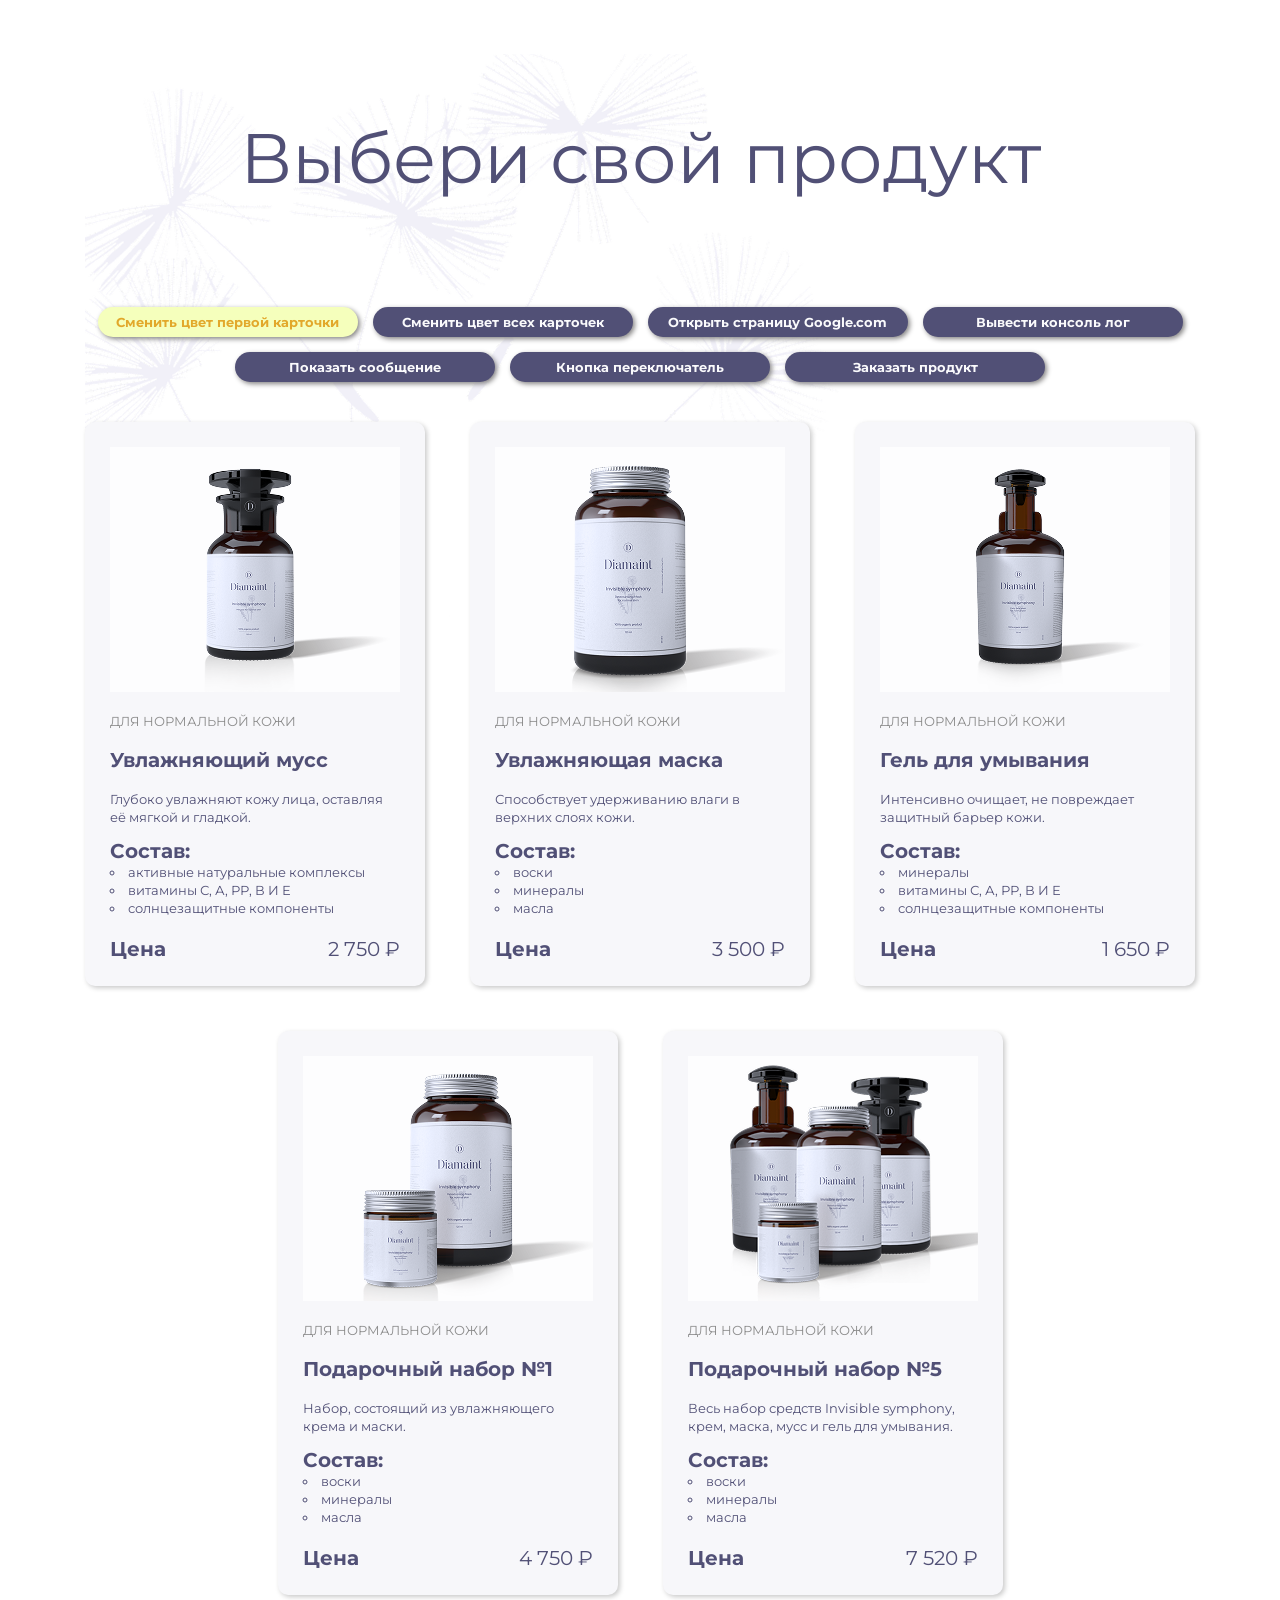
<file: index.html>
<!doctype html>
<html lang="ru">
  <head>
    <meta charset="UTF-8" />
    <meta name="viewport" content="width=device-width, initial-scale=1.0" />
    <title>каталог товаров</title>
    <link rel="stylesheet" href="./style/clear-list.css" />
    <link rel="stylesheet" href="./style/compound.css" />
    <link rel="stylesheet" href="./style/catalog.css" />
    <link rel="stylesheet" href="./style/container.css" />
    <link rel="stylesheet" href="./style/title.css" />
    <link rel="stylesheet" href="./style/card.css" />
    <link rel="stylesheet" href="./style/products.css" />
    <link rel="stylesheet" href="./style/style.css" />
    <link rel="stylesheet" href="./style/buttons.css" />
    <link rel="stylesheet" href="./style/modal.css" />
  </head>
  <body>
    <main class="catalog">
      <div class="container catalog__container">
        <h1 class="main-title">Выбери свой продукт</h1>

        <div class="buttons">
          <button id="change-color-first-card">
            Сменить цвет первой карточки
          </button>
          <button id="change-color-all-cards">
            Сменить цвет всех карточек
          </button>
          <button id="open-google">Открыть страницу Google.com</button>
          <button id="output-console-log">Вывести консоль лог</button>
          <button id="button-message">Показать сообщение</button>
          <button id="button-toggle">Кнопка переключатель</button>
          <button
            class="button-registration"
            id="registration-btn"
            type="button"
          >
            Заказать продукт
          </button>
        </div>

        <ul class="products clear-list">
          <li class="products__item card">
            <img src="./images/photo 1.png" alt="" class="card__image" />
            <span class="card__category">для нормальной кожи</span>
            <h2 class="card__name">Увлажняющий мусс</h2>
            <p class="card__description">
              Глубоко увлажняют кожу лица, оставляя её мягкой и гладкой.
            </p>

            <div class="card__compound compound">
              <span class="compound__name">Состав:</span>
              <ul class="compound__list">
                <li>активные натуральные комплексы</li>
                <li>витамины С, А, РР, В И Е</li>
                <li>солнцезащитные компоненты</li>
              </ul>
            </div>

            <div class="card__name-price">
              <b>Цена</b>
              <span class="card__price"> 2 750 ₽</span>
            </div>
          </li>

          <li class="products__item card">
            <img src="./images/photo 2.png" alt="" class="card__image" />
            <span class="card__category">для нормальной кожи</span>
            <h2 class="card__name">Увлажняющая маска</h2>
            <p class="card__description">
              Способствует удерживанию влаги в верхних слоях кожи.
            </p>

            <div class="card__compound compound">
              <span class="compound__name">Состав: </span>
              <ul class="compound__list">
                <li>воски</li>
                <li>минералы</li>
                <li>масла</li>
              </ul>
            </div>

            <div class="card__name-price">
              <b>Цена</b>
              <span class="card__price">3 500 ₽</span>
            </div>
          </li>

          <li class="products__item card">
            <img src="./images/photo 3.png" alt="" class="card__image" />
            <span class="card__category">для нормальной кожи</span>
            <h2 class="card__name">Гель для умывания</h2>
            <p class="card__description">
              Интенсивно очищает, не повреждает защитный барьер кожи.
            </p>

            <div class="card__compound compound">
              <span class="compound__name">Состав: </span>
              <ul class="compound__list">
                <li>минералы</li>
                <li>витамины С, А, РР, В И Е</li>
                <li>солнцезащитные компоненты</li>
              </ul>
            </div>

            <div class="card__name-price">
              <b>Цена</b>
              <span class="card__price">1 650 ₽</span>
            </div>
          </li>

          <li class="products__item card">
            <img src="./images/photo 4.png" alt="" class="card__image" />
            <span class="card__category">для нормальной кожи</span>
            <h2 class="card__name">Подарочный набор №1</h2>
            <p class="card__description">
              Набор, состоящий из увлажняющего крема и маски.
            </p>

            <div class="card__compound compound">
              <span class="compound__name">Состав: </span>
              <ul class="compound__list">
                <li>воски</li>
                <li>минералы</li>
                <li>масла</li>
              </ul>
            </div>

            <div class="card__name-price">
              <b>Цена</b>
              <span class="card__price">4 750 ₽</span>
            </div>
          </li>

          <li class="products__item card">
            <img src="./images/photo 5.png" alt="" class="card__image" />
            <span class="card__category">для нормальной кожи</span>
            <h2 class="card__name">Подарочный набор №5</h2>
            <p class="card__description">
              Весь набор средств Invisible symphony, крем, маска, мусс и гель
              для умывания.
            </p>

            <div class="card__compound compound">
              <span class="compound__name">Состав: </span>
              <ul class="compound__list">
                <li>воски</li>
                <li>минералы</li>
                <li>масла</li>
              </ul>
            </div>

            <div class="card__name-price">
              <b>Цена</b>
              <span class="card__price">7 520 ₽</span>
            </div>
          </li>
        </ul>
      </div>
    </main>

    <div class="modal-window" id="register-modal">
      <div class="modal-window__overlay"></div>
      <div class="modal-window__content">
        <form class="modal__form" id="register-form" action="">
          <button
            class="close__modal"
            type="button"
            aria-label="Закрыть модальное окно"
          >
            &times;
          </button>
          <h2 class="modal__title">ОФОРМЛЕНИЕ ЗАКАЗА</h2>
          <p class="style__text">Укажите свои данные и выбранный продукт</p>

          <div class="input__style">
            <label class="modal__label" for="user-name">Имя</label>
            <input
              type="text"
              id="modal__name"
              name="name"
              placeholder="Введите имя"
              required
              aria-required="true"
              autocomplete="name"
            />
          </div>

          <div class="input__style">
            <label class="modal__label" for="user-number">Телефон</label>
            <input
              type="tel"
              id="modal__number"
              name="user-number"
              placeholder="+7(999)999-99-99"
              pattern="^\+?[0-9\s\-\(\)]{10,}$"
              required
            />
          </div>
          <div class="registration-form_field">
            <fieldset class="style__product-variants">
              <legend>
                <label class="modal__label"> Что выберешь?</label>
              </legend>
              <label class="product__style">
                <input type="radio" name="product1" checked />
                Увлажняющий мусс
              </label>
              <label class="product__style">
                <input type="radio" name="product2" />
                Увлажняющая маска
              </label>
              <label class="product__style">
                <input type="radio" name="product3" />
                Гель для умывания
              </label>
              <label class="product__style">
                <input type="radio" name="product4" />
                Подарочный набор №1
              </label>
              <label class="product__style">
                <input type="radio" name="product5" />
                Подарочный набор №5
              </label>
            </fieldset>
          </div>
          <button type="submit" class="button__submit">ОТПРАВИТЬ</button>
        </form>
      </div>
    </div>
    <script type="module" src="main.js"></script>
  </body>
</html>
</file>
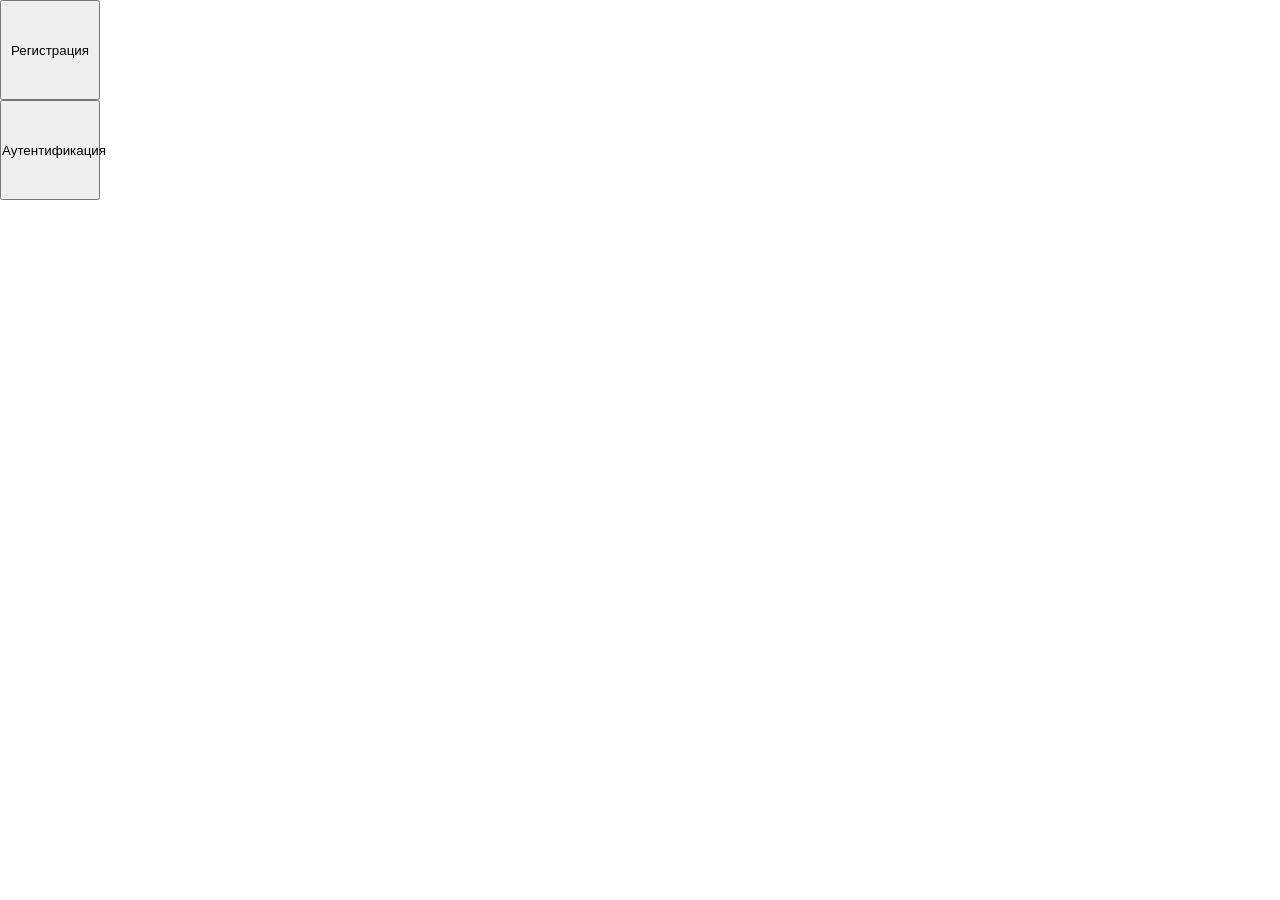
<file: homework 14/index.html>
<html lang="en">
  <head>
    <meta charset="UTF-8" />
    <meta name="viewport" content="width=device-width, initial-scale=1.0" />
    <title>Document</title>
    <link rel="stylesheet" href="style.css" />
  </head>
  <body>
    <div class="overlay" id="overlay"></div>

    <button class="button" id="registration-button">Регистрация</button>
    <button class="button" id="auth-button">Аутентификация</button>

    <div id="registration-modal" class="modal">
      <button id="modal-close-button" class="modal-close-button">X</button>
      <h1>Регистрация</h1>
      <span>Пароль</span>
      <span>Повторите пароль</span>
      <span>Логин</span>
      <span>Почта</span>
    </div>

    <div id="auth-modal" class="modal">
      <button id="modal-close-button" class="modal-close-button">X</button>
      <h1>Аутентификация</h1>
      <p>Логин</p>
      <p>Пароль</p>
    </div>

    <script type="module" src="script.js"></script>
  </body>
</html>
</file>
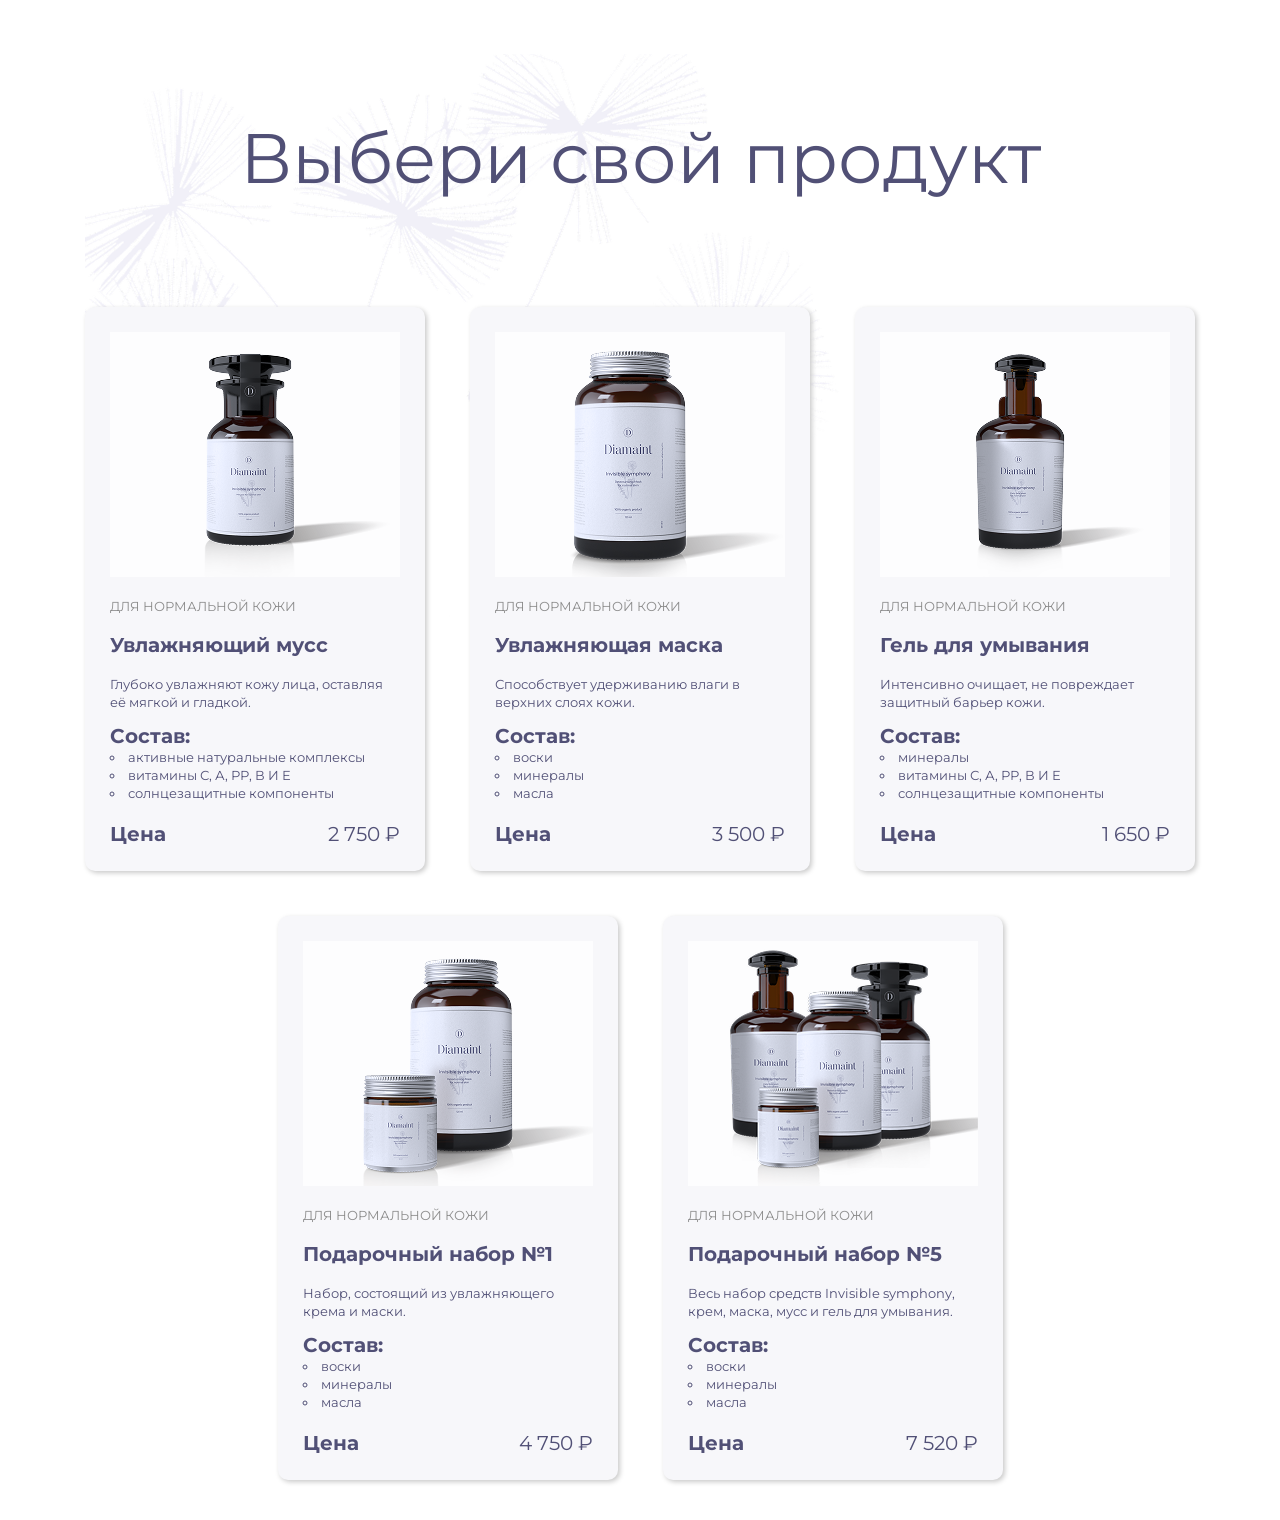
<file: product-card/index.html>
<!doctype html>
<html lang="ru">
  <head>
    <meta charset="UTF-8" />
    <meta name="viewport" content="width=device-width, initial-scale=1.0" />
    <title>каталог товаров</title>
    <link rel="stylesheet" href="./style/clear-list.css" />
    <link rel="stylesheet" href="./style/compound.css" />
    <link rel="stylesheet" href="./style/catalog.css" />
    <link rel="stylesheet" href="./style/container.css" />
    <link rel="stylesheet" href="./style/title.css" />
    <link rel="stylesheet" href="./style/card.css" />
    <link rel="stylesheet" href="./style/products.css" />
    <link rel="stylesheet" href="./style/style.css" />
  </head>
  <body>
    <main class="catalog">
      <div class="container catalog__container">
        <h1 class="title">Выбери свой продукт</h1>

        <ul class="products clear-list">
          <li class="products__item card">
            <img src="./images/photo 1.png" alt="" class="card__image" />
            <span class="card__category">для нормальной кожи</span>
            <h2 class="card__name">Увлажняющий мусс</h2>
            <p class="card__description">
              Глубоко увлажняют кожу лица, оставляя её мягкой и гладкой.
            </p>

            <div class="card__compound compound">
              <span class="compound__name">Состав:</span>
              <ul class="compound__list">
                <li>активные натуральные комплексы</li>
                <li>витамины С, А, РР, В И Е</li>
                <li>солнцезащитные компоненты</li>
              </ul>
            </div>

            <div class="card__name-price">
              <b>Цена</b>
              <span class="card__price"> 2 750 ₽</span>
            </div>
          </li>

          <li class="products__item card">
            <img src="./images/photo 2.png" alt="" class="card__image" />
            <span class="card__category">для нормальной кожи</span>
            <h2 class="card__name">Увлажняющая маска</h2>
            <p class="card__description">
              Способствует удерживанию влаги в верхних слоях кожи.
            </p>

            <div class="card__compound compound">
              <span class="compound__name">Состав: </span>
              <ul class="compound__list">
                <li>воски</li>
                <li>минералы</li>
                <li>масла</li>
              </ul>
            </div>

            <div class="card__name-price">
              <b>Цена</b>
              <span class="card__price">3 500 ₽</span>
            </div>
          </li>

          <li class="products__item card">
            <img src="./images/photo 3.png" alt="" class="card__image" />
            <span class="card__category">для нормальной кожи</span>
            <h2 class="card__name">Гель для умывания</h2>
            <p class="card__description">
              Интенсивно очищает, не повреждает защитный барьер кожи.
            </p>

            <div class="card__compound compound">
              <span class="compound__name">Состав: </span>
              <ul class="compound__list">
                <li>минералы</li>
                <li>витамины С, А, РР, В И Е</li>
                <li>солнцезащитные компоненты</li>
              </ul>
            </div>

            <div class="card__name-price">
              <b>Цена</b>
              <span class="card__price">1 650 ₽</span>
            </div>
          </li>

          <li class="products__item card">
            <img src="./images/photo 4.png" alt="" class="card__image" />
            <span class="card__category">для нормальной кожи</span>
            <h2 class="card__name">Подарочный набор №1</h2>
            <p class="card__description">
              Набор, состоящий из увлажняющего крема и маски.
            </p>

            <div class="card__compound compound">
              <span class="compound__name">Состав: </span>
              <ul class="compound__list">
                <li>воски</li>
                <li>минералы</li>
                <li>масла</li>
              </ul>
            </div>

            <div class="card__name-price">
              <b>Цена</b>
              <span class="card__price">4 750 ₽</span>
            </div>
          </li>

          <li class="products__item card">
            <img src="./images/photo 5.png" alt="" class="card__image" />
            <span class="card__category">для нормальной кожи</span>
            <h2 class="card__name">Подарочный набор №5</h2>
            <p class="card__description">
              Весь набор средств Invisible symphony, крем, маска, мусс и гель
              для умывания.
            </p>

            <div class="card__compound compound">
              <span class="compound__name">Состав: </span>
              <ul class="compound__list">
                <li>воски</li>
                <li>минералы</li>
                <li>масла</li>
              </ul>
            </div>

            <div class="card__name-price">
              <b>Цена</b>
              <span class="card__price">7 520 ₽</span>
            </div>
          </li>
        </ul>
      </div>
    </main>
  </body>
</html>
</file>
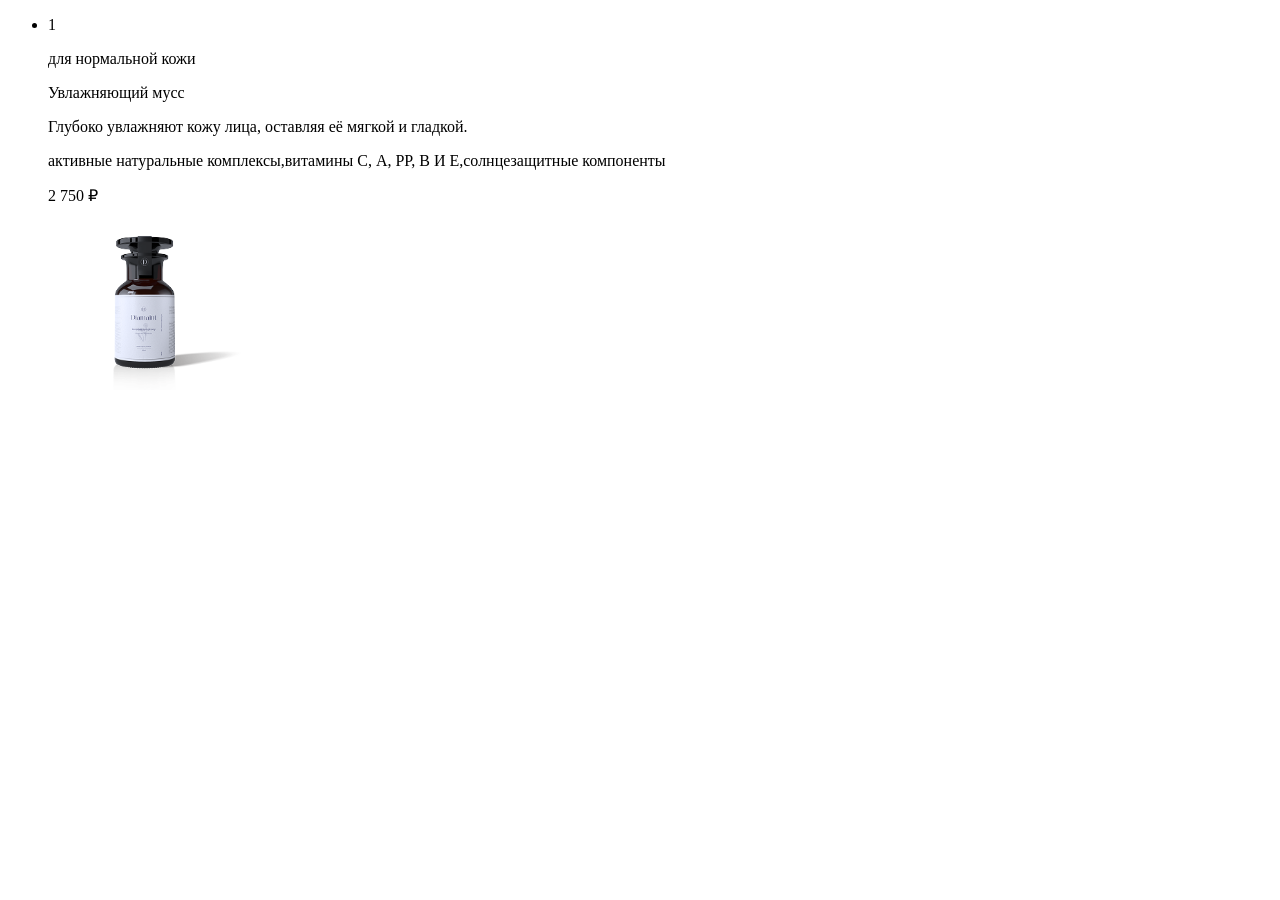
<file: homework-10.html>
<!doctype html>
<html lang="ru">
  <head>
    <meta charset="UTF-8" />
    <meta name="viewport" content="width=device-width, initial-scale=1.0" />
    <title>Homework 10</title>
  </head>
  <body>
    <ul id="cards-list"></ul>

    <template id="cards-template">
      <li>
        <p class="product-id"></p>
        <p class="product-type"></p>
        <p class="product-name"></p>
        <p class="product-description"></p>
        <p class="product-compoundList"></p>
        <p class="product-price"></p>
        <p class="product-course"></p>
        <img class="product-image" src="" alt="" width="200" />
      </li>
    </template>

    <div id="products-container"></div>
    <script type="module" src="homework-10.js"></script>
  </body>
</html>
</file>
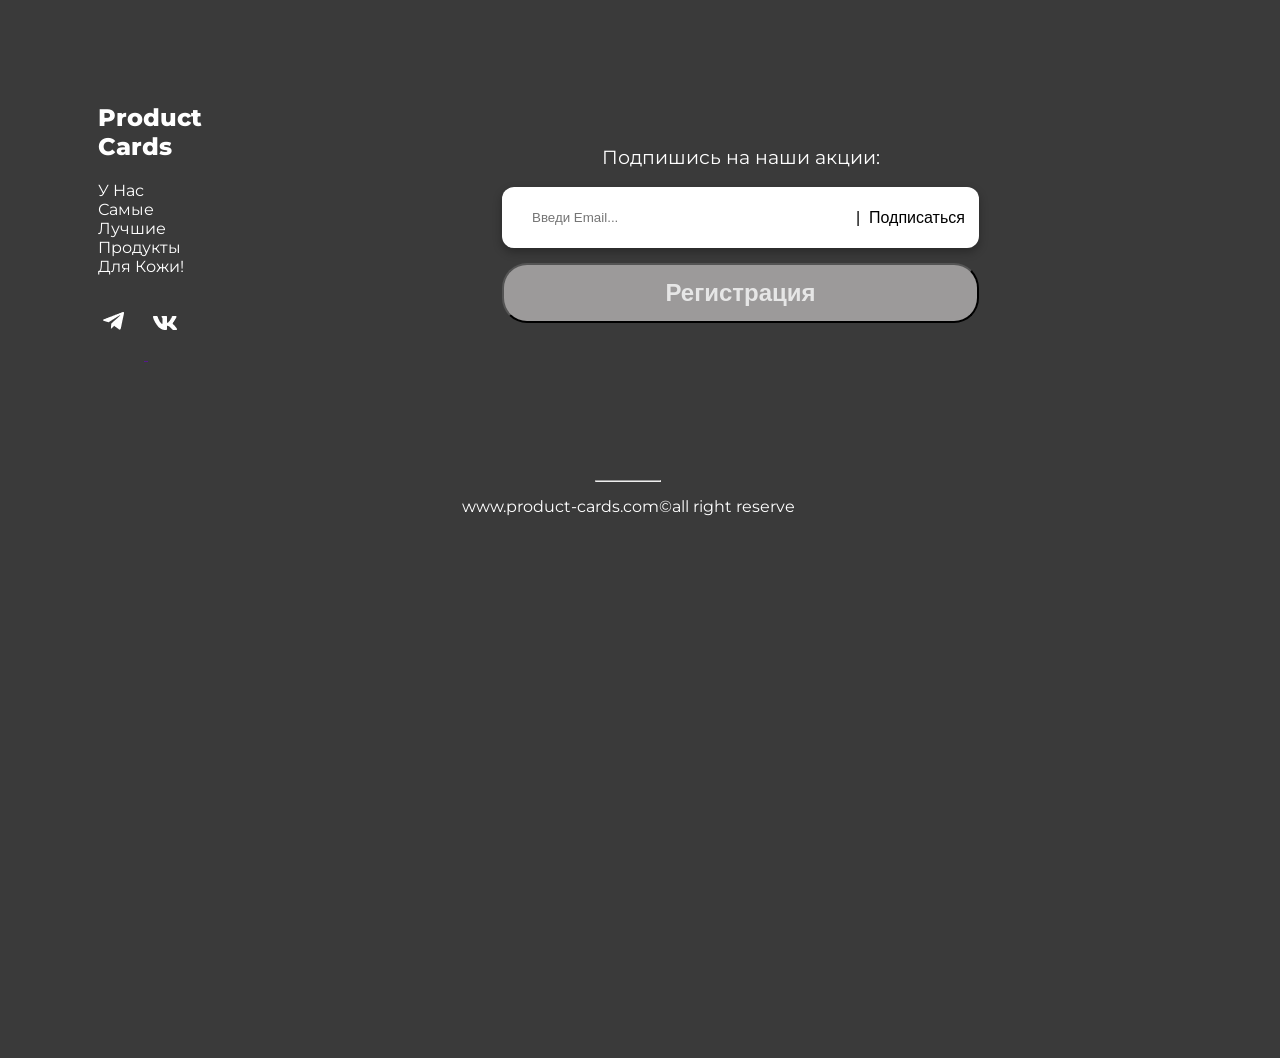
<file: homework-11.html>
<!doctype html>
<html lang="ru">
  <head>
    <meta charset="UTF-8" />
    <meta name="viewport" content="width=device-width, initial-scale=1.0" />
    <title>Homework 11</title>
    <link rel="stylesheet" href="./style/subscribe.css" />
    <link rel="stylesheet" href="./style/style-11.css">
    <link rel="stylesheet" href="./style/buttons.css">
    <link rel="stylesheet" href="./style/modal.css">
  </head>
  <body class="style__header">
    <div class="style__body">
    <div class="style__contacts">
      <h2 class="style__product-card">Product Cards</h2>
      <p class="style__comment">У Нас Самые Лучшие Продукты Для Кожи!</p>
      <a href="">
        <img class="style__image" src="./images/tg.png" alt="" />
        <img class="style__image"  src="./images/vk.png" alt="" />
      </a>
    </div>
  <div class="subscribe__row">
        <h3 class="subscribe__title">Подпишись на наши акции:</h3>
    <form action="" method="get" class="subscribe__form">
        <input  class="subscribe__input" type="email"  placeholder="Введи Email..." />
      <button type="submit" class="subscribe__button">|&nbsp Подписаться</button>
      
    </form>
    <button id="open__btn" class="button__registration">Регистрация</button>
    
</div>

    <nav class="style__nav">
      <h3 class="style__text">Быстрые ссылки</h3>
      <ul class="style__link">
        <li class="style__variants"><a href="#" style="color: white;">Главная</a></li>
        <li class="style__variants"><a href="#" style="color: white;">Магазин</a></li>
        <li class="style__variants"><a href="#" style="color: white;">Контакты</a></li>
      </ul>
    </nav> 
     <article class="style__article">
      <footer>
        <p>
            <hr class="style__underscore">
          <a class="style__adress">www.product-cards.com©all right reserve</a>
        </p>
      </footer>
    </article>
    
    <div class="modal__overLay">
      <div class="modal__content"> 
        <form id="modal__registration" class="modal__form">
                  <button type="button" id="close__btn">&times;</button>
                  <h2 class="style__registration">Р Е Г И С Т Р А Ц И Я</h2>

                <div class="modal__form__group">
                    <label for="modal-first-name" class="style__registration__text">Имя:</label>
                    <input type="text" id="modal__first__name" name="modal__name" placeholder="Ваше имя" required>
                </div>

                <div class="modal__form__group">
                    <label for="modal-first-surname" class="style__registration__text">Фамилия:</label>
                    <input type="text" id="modal__first__surname" name="modal__surname" placeholder="Ваша фамилия" required>
                </div>

                <div class="modal__form__group">
                    <label for="modal__first__DateOfBirth" class="style__registration__text">Дата рождения:</label>
                    <input type="date" id="modal__first__DateOfBirth" name="modal__DateOfBirth" required>
                </div>

                <div class="modal__form__group">
                    <label for="modal__first__DateOfBirth" class="style__registration__text">Логин:</label>
                    <input type="password" id="modal__first__login" name="modal__login" required placeholder="Ваш логин">
                </div>

                <div class="modal__form__group">
                    <label for="modal__first__password" class="style__registration__text">Пароль:</label>
                    <input type="password" id="modal__first__password" name="modal__password" placeholder="Не более 6 символов" required>
                </div>

                <div class="modal__form__group">
                    <label for="modal__first-repeated__password" class="style__registration__text">Повторите пароль:</label>
                    <input type="password" id="modal__first__repeated__password" name="modal__repeated--password" placeholder="Не более 6 символов" required>
                </div>

                <button type="submit" class="btn__submit">ЗАРЕГИСТРИРОВАТЬСЯ</button>

        </form>
      </div>
    </div>
  </div>
    <script type="module" src="homework-11.js"></script>
  </body>
 
    
</html>
</file>
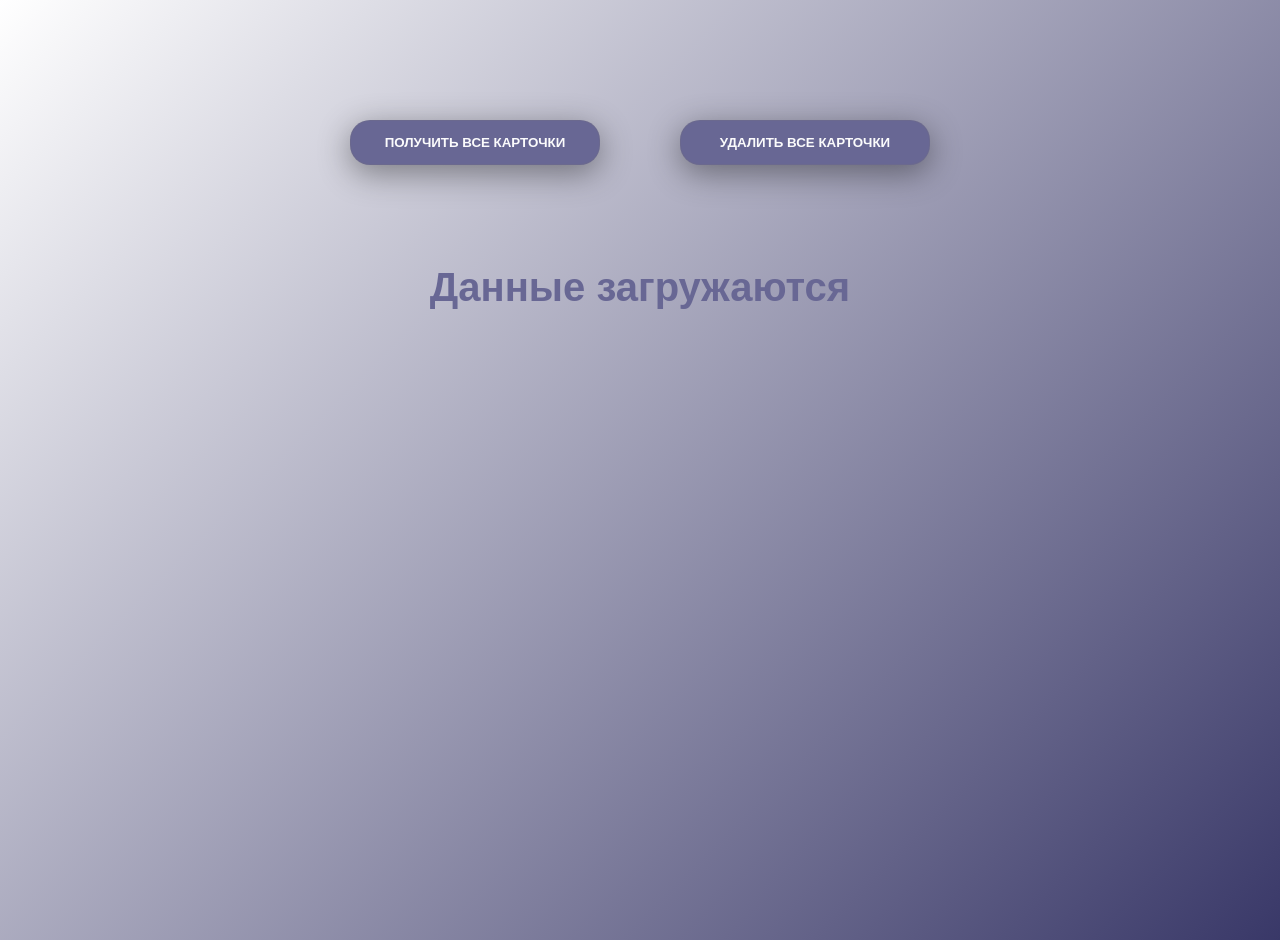
<file: async/async.html>
<!doctype html>
<html lang="en">
  <head>
    <meta charset="UTF-8" />
    <meta name="viewport" content="width=device-width, initial-scale=1.0" />
    <title>Карточки пользователей</title>
    <link rel="stylesheet" href="./async.css" />
  </head>
  <body>
    <div id="container">
      <div id="button-controls">
        <button class="style-button" id="show-all-btn">
          Получить все карточки
        </button>
        <button class="style-button" id="delete-all-btn">
          Удалить все карточки
        </button>
      </div>

      <div id="status-message"></div>
      <div id="cards-container"></div>
    </div>

    <template id="card-template">
      <div class="card">
        <img class="user-image" alt="" />

        <div class="card-info">
          <p class="info">
            Имя: &nbsp; <span class="style-info" id="user-name"></span>
          </p>
          <p class="info">
            Фамилия: &nbsp;<span class="style-info" id="user-surname"></span>
          </p>
          <p class="info">
            Почта: &nbsp;<span class="style-info" id="user-email"></span>
          </p>
          <p class="info">
            Возраст:&nbsp; <span class="style-info" id="user-age"></span>
          </p>
          <button class="delete-card-btn">Удалить</button>
        </div>
      </div>
    </template>
    <script src="async.js" defer></script>
  </body>
</html>
</file>
<file: style/clear-list.css>
.clear-list {
    display: flex !important;
    flex-wrap: wrap;
    gap: 30px;
    justify-content: center;
    list-style: none;
    padding: 0;
    margin: 40px auto;
    max-width: 1200px;
}
</file>
<file: style/compound.css>
.compound__name {
    font-weight: 700;
    font-size: 20px;
    line-height: 24px;
    color: #515076;
}

.compound__list {
    font-weight: 400;
    font-style: Regular;
    font-size: 13px;
    line-height: 18px;
    letter-spacing: 0%;
    color: #515076;
    text-align: left;
    padding-left: 0;
    list-style-position: inside;
}
</file>
<file: style/catalog.css>
.catalog__container {
    background-image: url(../images/bg.png);
    background-repeat: no-repeat;
    background-position: 0 0;
    padding-top: 1px;
}


.catalog__title {
    margin-top: 220px;
    margin-bottom: 110px;
}
</file>
<file: style/container.css>
.container {
    width: 1110px;
    margin: 0 auto;
}
</file>
<file: style/title.css>
.main-title {
    font-size: 70px;
    font-weight: 400;
    line-height: 78px;
    margin: 110px;
    text-align: center;
    color: #515076;
}
</file>
<file: style/card.css>
.card {
    padding: 25px;
    width: 100%;
}

.card__image {
    display: block;
    height: auto;
    width: 100%;
}

.card__category {
    display: block;
    font-size: 13px;
    line-height: 18px;
    color: #8c8c8c;
    text-transform: uppercase;
    margin-top: 20px;
}


.card__description {
    font-weight: 400;
    font-size: 13px;
    line-height: 18px;
    letter-spacing: 0%;
    color: #515076;
}


.card__name {
    font-weight: 700;
    font-size: 20px;
    line-height: 27px;
    letter-spacing: 0%;
    color: #515076;
}

.card__name-price {
    font-style: Regular;
    font-size: 20px;
    line-height: 24px;
    letter-spacing: 0%;
    color: #515076;
    margin-top: 20px;
    display: flex;
    justify-content: space-between;
    align-items: center;
}

.card__price {
    font-weight: 400;
    font-style: Regylar;
    font-size: 20px;
    letter-spacing: 0%;
    color: #515076;
    line-height: 24px;
    display: block;
    text-align: right;
}
</file>
<file: style/products.css>
.products {
   display: flex;
   flex-wrap: wrap;
   justify-content: center;
   gap: 45px;
}


.products__item {
    width: 340px;
    background-color: #F7F7FA;
    border-radius: 10px;
    box-shadow: 2px 2px 5px 0px #cacaca;
}

.product__style {
    color: #565674;
    display: inline-block;
    font-weight: 800;
    width: 255px;
    height: 50px;
    padding: 35px 10px 0px 10px;
}
</file>
<file: style/style.css>
@import url("https://fonts.googleapis.com/css2?family=Montserrat:ital,wght@0,100..900;1,100..900&display=swap");
*,
*::before,
*::after {
    box-sizing: border-box;
}




body {
    font-family: "Montserrat" , sans-serif;
}

.style__product-variants {
    width: 800px;
    height: 200px;
    margin: 60px 0px 0px 0px;
    padding: 0px 0 0 0;
    border: none;
    justify-content: space-between;
}

.style__text {
    margin: 0 0 35px 0;
    display: block;
    font-size: 15px;
    font-weight: 600;
    line-height: 18px;
    color: #8c8c8c;
    text-transform: uppercase;
}

.input__style{
margin: 15px 0 15px 0;
}
</file>
<file: style/buttons.css>
.active-color {
    background-color: rgb(171, 216, 179) !important;
    color: rgb(69, 170, 153);
    font-weight: 700;
    border-radius: 16px;
    width: 260px;
    height: 30px;
    font-family: "Montserrat" , sans-serif;
    border: 0px;
    box-shadow: 2px 2px 5px 0px #868585;
}

#change-color-first-card {
    background-color: rgb(245, 255, 188);
    border-radius: 16px;
    width: 260px;
    height: 30px;
    font-family: "Montserrat" , sans-serif;
    font-weight: 700;
    color: rgb(226, 168, 43);
    border: 0px;
    box-shadow: 2px 2px 5px 0px #868585;
}

#change-color-all-cards {
    background-color: #515076;
    color: #fafafc;
    border-radius: 16px;
    width: 260px;
    height: 30px;
    font-family: "Montserrat" , sans-serif;
    font-weight: 700;
    border: 0px;
    box-shadow: 2px 2px 5px 0px #868585;
}

#open-google {
    background-color: #515076;
    color: #fafafc;
    border-radius: 16px;
    width: 260px;
    height: 30px;
    font-family: "Montserrat" , sans-serif;
    font-weight: 700;
    border: 0px;
    box-shadow: 2px 2px 5px 0px #868585;
}

#output-console-log  {
    background-color: #515076;
    color: #fafafc;
    border-radius: 16px;
    width: 260px;
    height: 30px;
    font-family: "Montserrat" , sans-serif;
    font-weight: 700;
    border: 0px;
    box-shadow: 2px 2px 5px 0px #868585;
}


#button-message {
    background-color: #515076;
    color: #fafafc;
    border-radius: 16px;
    width: 260px;
    height: 30px;
    font-family: "Montserrat" , sans-serif;
    font-weight: 700;
    border: 0px;
    box-shadow: 2px 2px 5px 0px #868585;
}

#button-toggle {
    background-color: #515076;
    color: #fafafc;
    border-radius: 16px;
    width: 260px;
    height: 30px;
    font-family: "Montserrat" , sans-serif;
    font-weight: 700;
    border: 0px;
    box-shadow: 2px 2px 5px 0px #868585;
}

.buttons {
  display: flex;
  flex-wrap: wrap;
  gap: 15px;
  justify-content: center;
}

.button__registration {
    border-radius: 25px;
    width: 477px;
    height: 60px;
    margin: 15px 0 15px 0;
    background-color: #9c9a9a;
    color: #e6e6e6;
    font-size: 1.5rem;
    font-weight: 700;
    padding: 10px 20px;
    cursor: pointer;
}

.close__btn {
    position: absolute;
    top: 12px;
    right: 16px;
     background: none;
     border: none;
     font-size: 24px;
     cursor: pointer;
     line-height: 1;
     color: #333;
}

.btn__submit {
    width: 100%;
    padding: 10px;
    cursor: pointer;
    border-radius: 15px;
    background-color: #b8b8b8;
    color: #ffff;
    height: 35px;
    font-weight: 800;
}

#close__btn {
    background-color: rgb(255, 103, 133);
    color: #ffff;
    font-size: 20px;
    border-radius: 8px;
    border-color: rgb(212, 91, 115);
    float: right;
}

#registration-btn {
    background-color: #515076;
    color: #fafafc;
    border-radius: 16px;
    width: 260px;
    height: 30px;
    font-family: "Montserrat" , sans-serif;
    font-weight: 700;
    border: 0px;
    box-shadow: 2px 2px 5px 0px #868585;
}

.button__submit {
    border-radius: 15px;
    height: 50px;
    width: 200px;
    margin: 30px 300px 30px 300px;
    display: block;
    font-weight: 700;
    border: 0px;
    box-shadow: 2px 2px 5px 0px #868585;
    color: #707070;
    font-weight: 800;
    font-size: 15px;
}
</file>
<file: style/modal.css>
.modal__content {
  background: #fff;
  padding: 24px;
  border-radius: 8px;
  box-shadow: 0 4px 12px rgba(0, 0, 0, 0.15);
  width: 100%;
  max-width: 420px; 
  position: relative;
}

.modal__overLay {
    position: sticky;
    background-color: rgba(19, 18, 18, 0.534);
    display: none;
    justify-content: center;
    width: 100%;
    height: 100%;
}

.modal__showed {
    display: flex;
    justify-content: center;
    align-items: center;
    position: fixed;
    width:  100vw;
    height:  100vh;
    top: 0;
    left: 0;
}

.modal__form__group {
    margin: 16px;
}

.modal__form__group label {
    display: block;
    margin-bottom: 6px;
    font-weight: 500;
}

.modal__form__group input {
    width: 100%;
    padding: 8px 10px;
  border: 1px solid #ccc;
  border-radius: 4px;
  box-sizing: border-box;
} 


.modal-window__content {
    width: 800px;
    height: 600px;
    background-color: #d5d5df ;
    border-radius: 15px;
    box-shadow: 0 4px 12px rgba(0, 0, 10, 0.9);
    z-index: 2;
    text-align: center;
    position: relative;
    display: flex;
    flex-direction: column;
    align-items: center;      /* центр по горизонтали */
    justify-content: center;
}

.modal-window {
    position: fixed;
    inset: 0;
    z-index: 1000;
    display: none;
    align-items: center;
    justify-content: center;
}

.modal__form {
    
    width: 800px;
    height: 600px;
    align-items: center;
    justify-content: center;
    
}

.modal-window__overlay {
    position: absolute;
    inset: 0;
    background-color: rgba(0, 0, 0, 0.582);
     z-index: 1;
}
.modal-window.modal-window--open {
    display: flex ;
}

.close__modal {
 position: absolute;
  top: 16px;
  right: 16px;   
  border: none;
  background-color: #d5d5df;
  width: 40px;
  height: 40px;
  font-size: 40px;
  font-weight: 40px;
}

#modal__name {
    height: 40px;
    width: 400px;
    border-radius: 15px;
    text-align: center;
    font-size: 20px;
    border: 0px;
    box-shadow: 2px 2px 5px 0px #868585;
}

#modal__number {
    height: 40px;
    width: 400px;
    border-radius: 15px;
    text-align: center;
    font-size: 20px;
    border: 0px;
    box-shadow: 2px 2px 5px 0px #868585;
}

.modal__label {
    font-size: 25px;
    font-weight: 700;
    color: #515076;
    margin-bottom: 50px;
    margin: 0 40px 0 20px ;
}

.modal__title {
    color: #fff;
    display: flex;
    position: relative;
    align-items: center;
    justify-content: center;
    margin: 20px 0 10px 0;
    height: 50px;
    font-size: 30px;
    font-weight: 800;
}
</file>
<file: homework 14/style.css>
* {
  margin: 0;
  padding: 0;
}

.button {
  display: block;
  width: 100px;
  height: 100px;
}

.modal-close-button {
  display: block;
  position: absolute;
  top: 10px;
  right: 10px;
  border: none;
  background-color: transparent;
  cursor: pointer;
  padding: 10px;
}

.modal {
  position: absolute;
  display: none;
  top: 50%;
  left: 50%;
  transform: translate(-50%, -50%);
  width: 60rem;
  height: 50rem;
  background-color: #fff;
  border-radius: 20px;
}

.modal-showed {
  display: block;
}

.overlay {
  width: 100%;
  height: 100%;
  position: absolute;
  display: none;
  background-color: rgb(0, 0, 0, 0.6);
}

.overlay-showed {
  display: block;
}
</file>
<file: product-card/style/clear-list.css>
.clear-list {
    display: flex !important;
    flex-wrap: wrap;
    gap: 30px;
    justify-content: center;
    list-style: none;
    padding: 0;
    margin: 40px auto;
    max-width: 1200px;
}
</file>
<file: product-card/style/compound.css>
.compound__name {
    font-weight: 700;
    font-size: 20px;
    line-height: 24px;
    color: #515076;
}

.compound__list {
    font-weight: 400;
    font-style: Regular;
    font-size: 13px;
    line-height: 18px;
    letter-spacing: 0%;
    color: #515076;
    text-align: left;
    padding-left: 0;
    list-style-position: inside;
}
</file>
<file: product-card/style/catalog.css>
.catalog__container {
    background-image: url(../images/bg.png);
    background-repeat: no-repeat;
    background-position: 0 0;
    padding-top: 1px;
}


.catalog__title {
    margin-top: 220px;
    margin-bottom: 110px;
}
</file>
<file: product-card/style/container.css>
.container {
    width: 1110px;
    margin: 0 auto;
}
</file>
<file: product-card/style/title.css>
.title {
    font-size: 70px;
    font-weight: 400;
    line-height: 78px;
    margin: 110px;
    text-align: center;
    color: #515076;
}
</file>
<file: product-card/style/card.css>
.card {
    padding: 25px;
    width: 100%;
}

.card__image {
    display: block;
    height: auto;
    width: 100%;
}

.card__category {
    display: block;
    font-size: 13px;
    line-height: 18px;
    color: #8c8c8c;
    text-transform: uppercase;
    margin-top: 20px;
}


.card__description {
    font-weight: 400;
    font-size: 13px;
    line-height: 18px;
    letter-spacing: 0%;
    color: #515076;
}


.card__name {
    font-weight: 700;
    font-size: 20px;
    line-height: 27px;
    letter-spacing: 0%;
    color: #515076;
}

.card__name-price {
    font-style: Regular;
    font-size: 20px;
    line-height: 24px;
    letter-spacing: 0%;
    color: #515076;
    margin-top: 20px;
    display: flex;
    justify-content: space-between;
    align-items: center;
}

.card__price {
    font-weight: 400;
    font-style: Regylar;
    font-size: 20px;
    letter-spacing: 0%;
    color: #515076;
    line-height: 24px;
    display: block;
    text-align: right;
}
</file>
<file: product-card/style/products.css>
.products {
   display: flex;
   flex-wrap: wrap;
   justify-content: center;
   gap: 45px;
}


.products__item {
    width: 340px;
    background-color: #F7F7FA;
    border-radius: 10px;
    box-shadow: 2px 2px 5px 0px #cacaca;
}
</file>
<file: product-card/style/style.css>
@import url("https://fonts.googleapis.com/css2?family=Montserrat:ital,wght@0,100..900;1,100..900&display=swap");
*,
*::before,
*::after {
    box-sizing: border-box;
}




body {
    font-family: "Montserrat" , sans-serif;
}
</file>
<file: style/subscribe.css>
@import url("https://fonts.googleapis.com/css2?family=Montserrat:ital,wght@0,100..900;1,100..900&display=swap");
*,
*::before,
*::after {
    box-sizing: border-box;
}

body {
    font-family: "Montserrat" , sans-serif;
}

.subscribe__title {
    color: #FFFFFF;
    font-weight: 400;
    text-align: center;
}

.subscribe__row {
  width: 477px;
  height: 103px;
  transform: translateY(-90px);
  margin: 0 190px 90px 0; 
}


.subscribe__form {
 display: inline-flex;
background-color: #ffffff;
padding: 6px 15px;
border-radius: 12px; 
align-items: center;
box-shadow: 0 4px 10px rgba(0, 0, 0, 0.3);
  width: 477px;
  height: 61px;
}

.subscribe__button {
border: none;
background: none;
font-size: 16px;
color: #000000;
cursor: pointer;
padding: 10px 10px 10px 20px;
position: relative;
transition: color 0.2s;
font-size: 500;
position: relative;
left: 120px;

}
.subscribe__input {
background-color: #ffff;
padding: 10px 15px;
outline: none;
border: none;
box-shadow: none;
}

.style__registration--text {
    color: #ffff;
}
</file>
<file: style/style-11.css>
.style__header {
background-color: #3A3A3A;
width: 100%;
min-height: 100vh;
overflow-x: hidden;
overflow-y: hidden;
}

.style__link {
  list-style: none;
  padding-inline-start: 0px;
  transform: translateY(-90px);
}

.style__underscore {
    width: 66px;
    height: 2px;
    background-color: #FFFFFF;
    margin: 0 auto 15px auto;
}

.style__adress {
    color: #FFFFFF;
    text-align: center;
}

.style__variants {
    margin-top: 15px;
}

.style__image {
    margin: 20px 20px 30px 5px;
}

.style__text{
    color: #FFFFFF;
    margin: 0 0 120px 0;
}
.style__product-card {
    color: #FFFFFF;
    font-weight: 800;
}

.style__body {
    display: flex;
    justify-content: space-between;
    gap: 300px;
    align-items: center;
    margin: 150px 90px 150px 90px;
    }

.style__comment {
    width: 409;
    height: 28;
    color: #FFFFFF;
}

.style__contacts {
    transform: translateY(-90px);
}
.style__article {
    position: absolute;
    margin: 400px 250px 0 -110px;
    width: 400px;
    height: 100px;
    display: flex;
flex-direction: column;
align-items: center;
width: 100%;
box-sizing: border-box

}

.style__registration {
    text-align: center;
    justify-content: center ;
    font-weight: 900;
    color: #ffffff;
    display: flex;
}

.style__nav {
    width: 178px;
    height: 147px;
    margin-bottom: 180px;
}
</file>
<file: async/async.css>
*::before,
*::after {
    box-sizing: border-box;
}

body {
    min-height: 100vh;
    margin: 0;
    padding: 20px;
    background: linear-gradient(135deg, #ffffff 0%, #393868 100%);
        font-family: "Montserrat" , sans-serif;
}

#cards-container {
    display: flex;
    flex-wrap: wrap;
    justify-content: center;
    gap: 50px;
    margin-top: 100px;

}
.card {
    background-color: rgba(255, 253, 253, 0.15);
    backdrop-filter: blur(12px);
    -webkit-backdrop-filter: blur(12px);
    border: 1px solid rgba(172, 164, 164, 0.3);
    box-shadow: 0 8px 32px rgba(0, 0, 0, 0.2);
    width: 600px;
    height: 260px;
    border-radius: 20px;
    display: flex;
    align-items: center;
    gap: 20px;
    animation: cardAppear 0.25s ease-out forwards;
    
}
.user-image {
    border-radius: 20px;
    margin: 10px 10px 10px 30px;
    display: inline;
    justify-content: left;
     width: 200px;
     height: 200px;
    
}
.card-info {
    display: flex;
    flex-direction: column;
    align-items: flex-start;
    gap: 5px;
}

@keyframes cardAppear {
    0% {
        opacity: 0;
        scale: 0.9;
    }
    100% {
         opacity: 1;
        scale: 1;
    }
}

#button-controls {
    display: flex;
    justify-content: center;
    gap: 40px;
}


.style-button {
    width: 250px;
    height: 45px;
    border-radius: 20px;
    margin: 100px 20px 0px 20px;
    background-color: #686794;
    backdrop-filter: blur(12px);
    -webkit-backdrop-filter: blur(12px);
    border: 1px solid rgba(122, 114, 114, 0.178);
    box-shadow: 0 8px 32px rgba(0, 0, 0, 0.404);
    cursor: pointer;
    color: #fbfbfc;
    text-transform: uppercase;
    font-weight: 800;
}

.delete-card-btn {
    width: 100px;
    height: 25px;
    border-radius: 25px;
    border-color: #ffffff00;
    background-color: #686794;
    color: rgb(255, 255, 255);
    font-weight: 600;
    margin: 0px 50px 0px 100px;
    cursor: pointer;
}

#status-message {
    display: flex;
    justify-content: center;
    margin-top: 100px;
    font-size: 40PX;
    font-weight: 600;
    color: #686794;
}

#status-message:not(:empty)::after {
    content: '';
    animation: dots 1.0s infinite;
}

@keyframes dots {
    25% {content: '.'} 
    50% {content: '..'} 
    75% {content: '...'} 
}

.info{
    display: block;
    font-size: 50;
    color: #686794;
    margin: 10px 10px 10px 0px;
    font-weight: 500;
}
.style-info {
    color: #ffffff;
}
</file>
